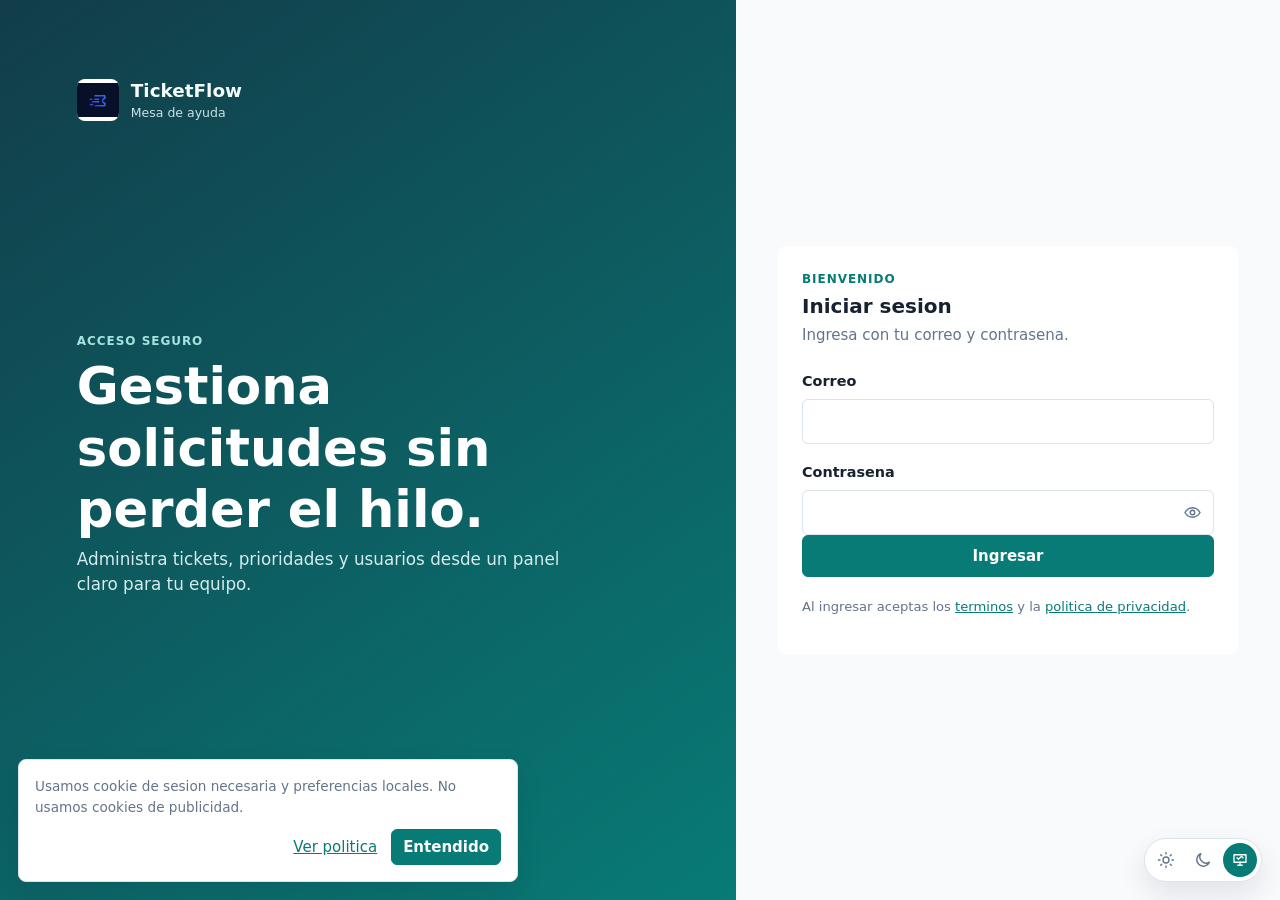
<file: frontend/index.html>
<!DOCTYPE html>
<html lang="es">
<head>
    <meta charset="UTF-8">
    <meta name="viewport" content="width=device-width, initial-scale=1.0">
    <meta http-equiv="refresh" content="0; url=login.html">
    <title>Sistema de Soporte</title>
    <link rel="icon" type="image/png" href="image/favicon_logo.png">
    <link rel="stylesheet" href="css/styles.css">
</head>
<body>
    <main class="center-layout">
        <section class="panel compact">
            <h1>Sistema de Soporte</h1>
            <p class="muted">Redirigiendo al inicio de sesion...</p>
        </section>
    </main>
    <script>
        window.location.replace("login.html");
    </script>
</body>
</html>
</file>
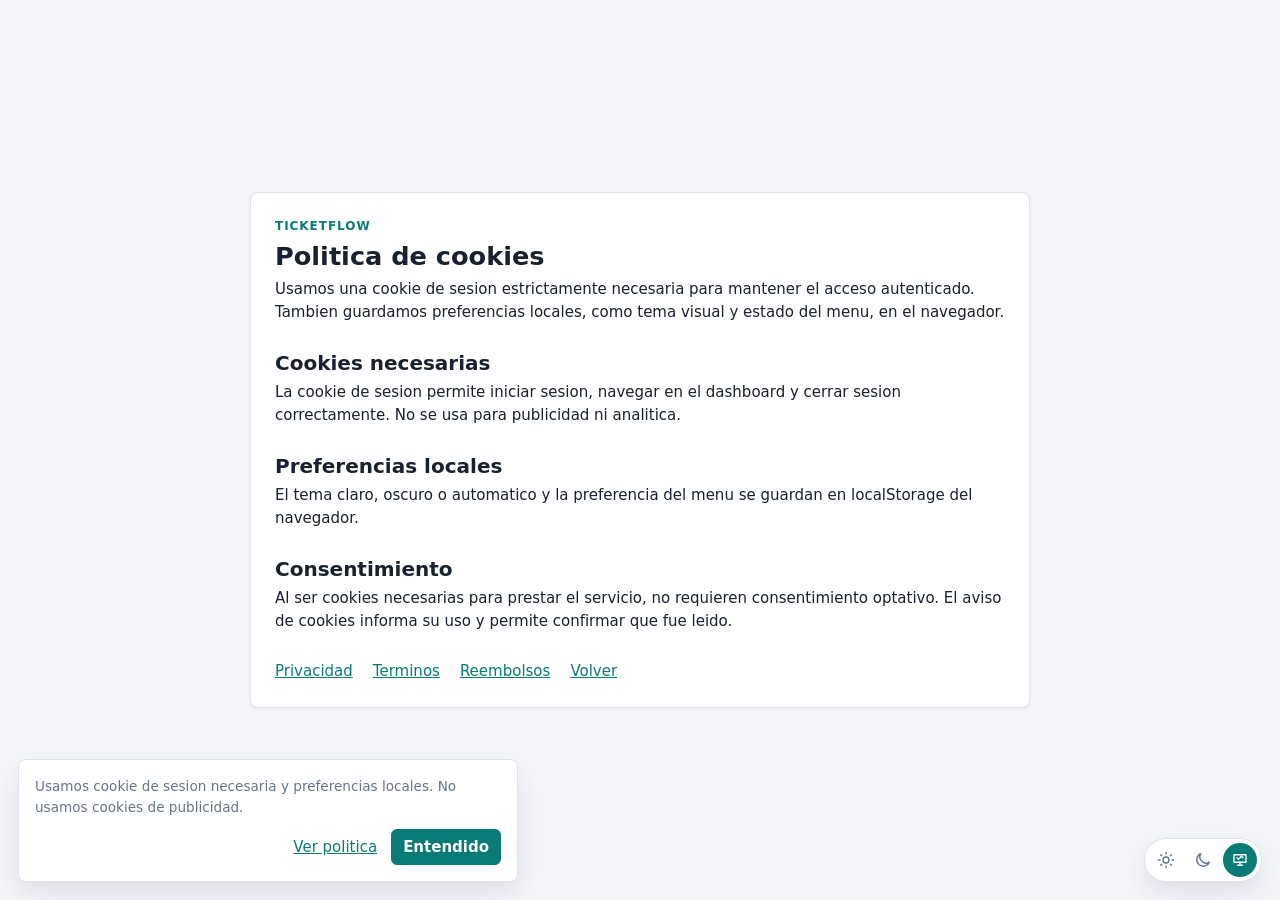
<file: frontend/cookies.html>
<!DOCTYPE html>
<html lang="es">
<head>
    <meta charset="UTF-8">
    <meta name="viewport" content="width=device-width, initial-scale=1.0">
    <title>Politica de cookies</title>
    <link rel="icon" type="image/png" href="image/favicon_logo.png">
    <link rel="stylesheet" href="css/styles.css">
</head>
<body>
    <main class="legal-layout">
        <article class="panel legal-panel">
            <p class="eyebrow">TicketFlow</p>
            <h1>Politica de cookies</h1>
            <p>Usamos una cookie de sesion estrictamente necesaria para mantener el acceso autenticado. Tambien guardamos preferencias locales, como tema visual y estado del menu, en el navegador.</p>
            <h2>Cookies necesarias</h2>
            <p>La cookie de sesion permite iniciar sesion, navegar en el dashboard y cerrar sesion correctamente. No se usa para publicidad ni analitica.</p>
            <h2>Preferencias locales</h2>
            <p>El tema claro, oscuro o automatico y la preferencia del menu se guardan en localStorage del navegador.</p>
            <h2>Consentimiento</h2>
            <p>Al ser cookies necesarias para prestar el servicio, no requieren consentimiento optativo. El aviso de cookies informa su uso y permite confirmar que fue leido.</p>
            <nav class="legal-links" aria-label="Documentos legales">
                <a href="privacidad.html">Privacidad</a>
                <a href="terminos.html">Terminos</a>
                <a href="reembolso.html">Reembolsos</a>
                <a href="login.html">Volver</a>
            </nav>
        </article>
    </main>
    <script src="js/ui.js"></script>
</body>
</html>
</file>
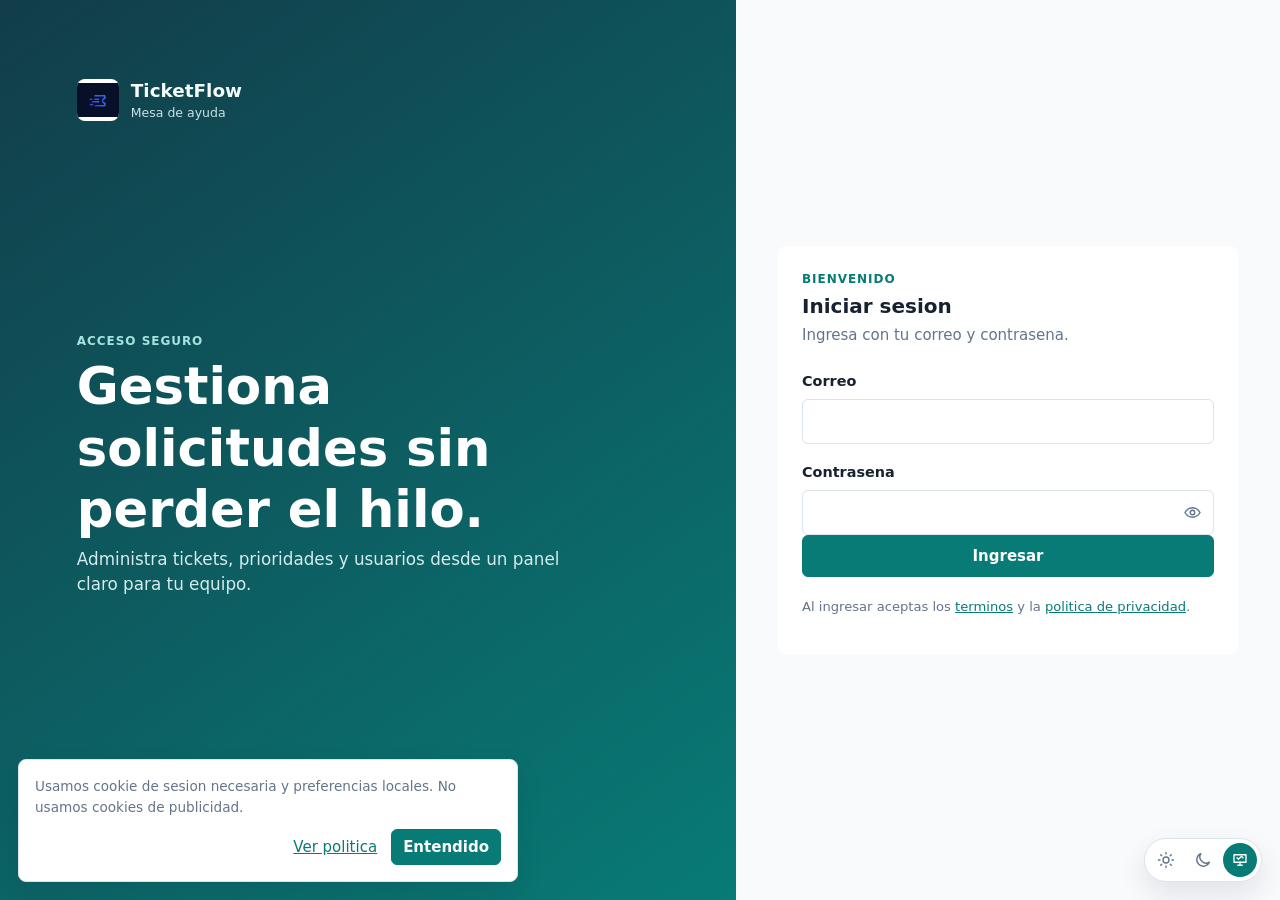
<file: frontend/login.html>
<!DOCTYPE html>
<html lang="es">

<head>
    <meta charset="UTF-8">
    <meta name="viewport" content="width=device-width, initial-scale=1.0">
    <title>Login</title>
    <link rel="icon" type="image/png" href="image/favicon_logo.png">
    <link rel="stylesheet" href="css/styles.css">
</head>

<body class="auth-body">
    <main class="auth-layout">
        <section class="auth-hero" aria-label="Sistema de soporte">
            <div class="auth-brand">
                <img class="brand-logo" src="image/favicon_logo.png" alt="TicketFlow">
                <div>
                    <strong>TicketFlow</strong>
                    <small>Mesa de ayuda</small>
                </div>
            </div>
            <div class="auth-copy">
                <div class="auth-copy-slider" aria-live="polite">
                    <article class="auth-copy-card">
                        <p class="eyebrow">Acceso seguro</p>
                        <h1>Gestiona solicitudes sin perder el hilo.</h1>
                        <p>Administra tickets, prioridades y usuarios desde un panel claro para tu equipo.</p>
                    </article>
                    <article class="auth-copy-card">
                        <p class="eyebrow">Portal de clientes</p>
                        <h1>Reporta tu caso y sigue cada avance.</h1>
                        <p>Crea solicitudes, revisa respuestas y consulta el estado de tus tickets desde un espacio
                            sencillo.</p>
                    </article>
                </div>
            </div>
        </section>

        <section class="panel auth-panel auth-card">
            <p class="eyebrow">Bienvenido</p>
            <h2>Iniciar sesion</h2>
            <p class="muted">Ingresa con tu correo y contrasena.</p>

            <form id="login-form">
                <label for="email">Correo</label>
                <input id="email" name="email" type="email" autocomplete="email" required>

                <label for="password">Contrasena</label>
                <div class="password-field">
                    <input id="password" name="password" type="password" autocomplete="current-password" required>
                    <button class="password-toggle" type="button" data-password-toggle="#password"
                        aria-label="Mostrar contraseña" aria-pressed="false" title="Mostrar contraseña">
                        <svg class="password-icon" viewBox="0 0 24 24" aria-hidden="true">
                            <path d="M2.5 12s3.5-6 9.5-6 9.5 6 9.5 6-3.5 6-9.5 6-9.5-6-9.5-6Z"></path>
                            <circle cx="12" cy="12" r="2.8"></circle>
                        </svg>
                    </button>
                </div>

                <button class="button primary full" type="submit">Ingresar</button>
            </form>
            <p class="legal-note">Al ingresar aceptas los <a href="terminos.html">terminos</a> y la <a href="privacidad.html">politica de privacidad</a>.</p>
        </section>
    </main>

    <script src="js/api.js"></script>
    <script src="js/ui.js"></script>
    <script src="js/auth.js"></script>
</body>

</html>
</file>
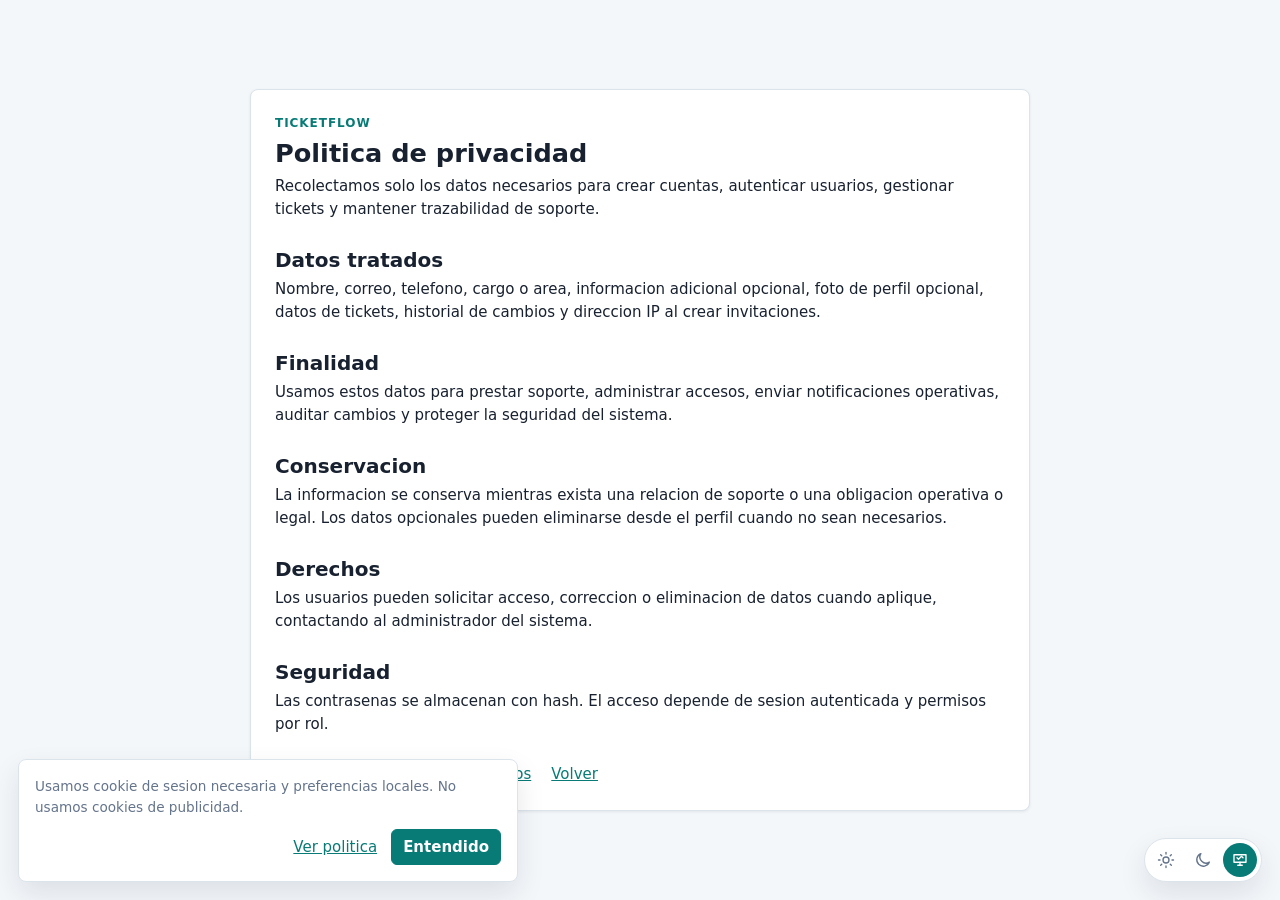
<file: frontend/privacidad.html>
<!DOCTYPE html>
<html lang="es">
<head>
    <meta charset="UTF-8">
    <meta name="viewport" content="width=device-width, initial-scale=1.0">
    <title>Politica de privacidad</title>
    <link rel="icon" type="image/png" href="image/favicon_logo.png">
    <link rel="stylesheet" href="css/styles.css">
</head>
<body>
    <main class="legal-layout">
        <article class="panel legal-panel">
            <p class="eyebrow">TicketFlow</p>
            <h1>Politica de privacidad</h1>
            <p>Recolectamos solo los datos necesarios para crear cuentas, autenticar usuarios, gestionar tickets y mantener trazabilidad de soporte.</p>
            <h2>Datos tratados</h2>
            <p>Nombre, correo, telefono, cargo o area, informacion adicional opcional, foto de perfil opcional, datos de tickets, historial de cambios y direccion IP al crear invitaciones.</p>
            <h2>Finalidad</h2>
            <p>Usamos estos datos para prestar soporte, administrar accesos, enviar notificaciones operativas, auditar cambios y proteger la seguridad del sistema.</p>
            <h2>Conservacion</h2>
            <p>La informacion se conserva mientras exista una relacion de soporte o una obligacion operativa o legal. Los datos opcionales pueden eliminarse desde el perfil cuando no sean necesarios.</p>
            <h2>Derechos</h2>
            <p>Los usuarios pueden solicitar acceso, correccion o eliminacion de datos cuando aplique, contactando al administrador del sistema.</p>
            <h2>Seguridad</h2>
            <p>Las contrasenas se almacenan con hash. El acceso depende de sesion autenticada y permisos por rol.</p>
            <nav class="legal-links" aria-label="Documentos legales">
                <a href="terminos.html">Terminos</a>
                <a href="cookies.html">Cookies</a>
                <a href="reembolso.html">Reembolsos</a>
                <a href="login.html">Volver</a>
            </nav>
        </article>
    </main>
    <script src="js/ui.js"></script>
</body>
</html>
</file>
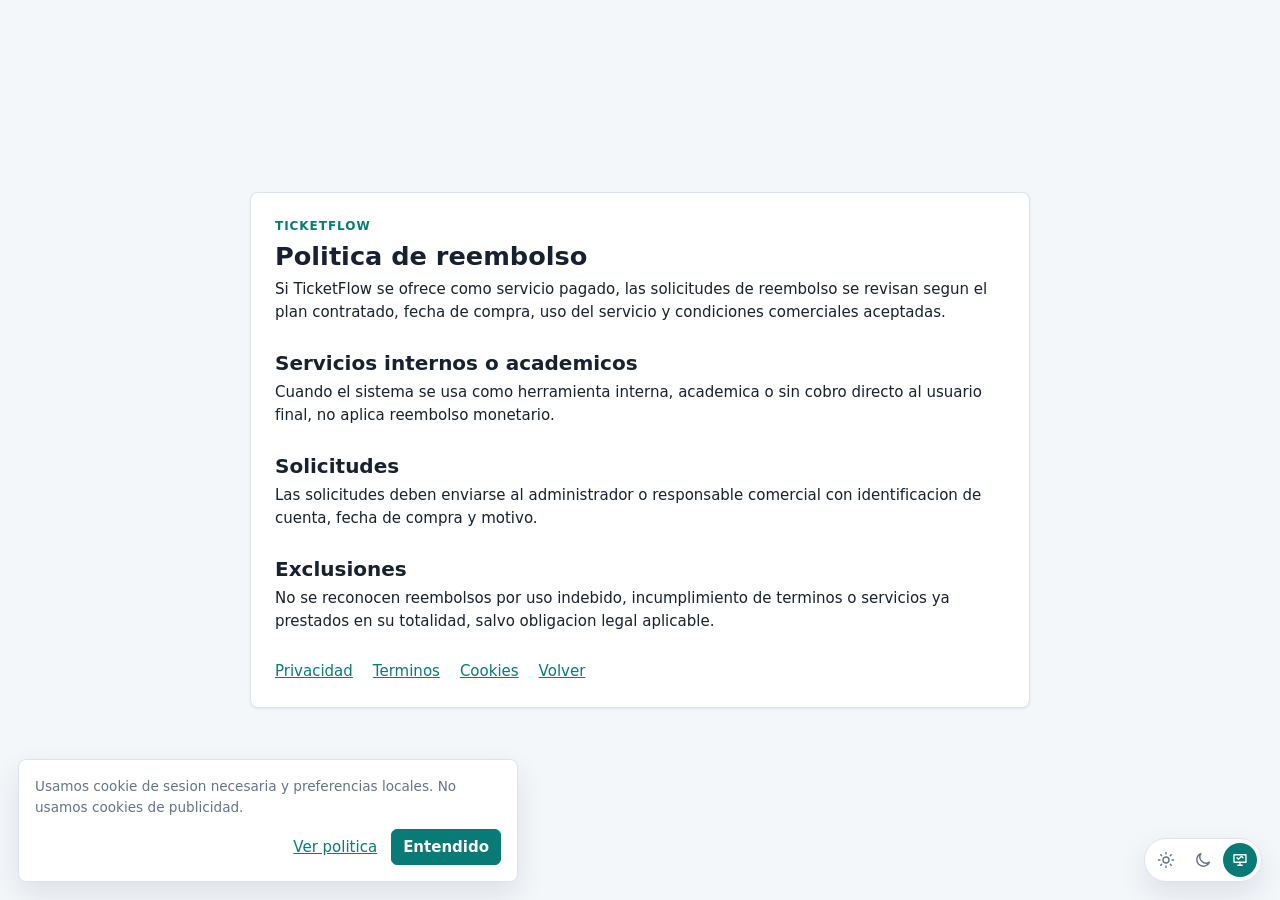
<file: frontend/reembolso.html>
<!DOCTYPE html>
<html lang="es">
<head>
    <meta charset="UTF-8">
    <meta name="viewport" content="width=device-width, initial-scale=1.0">
    <title>Politica de reembolso</title>
    <link rel="icon" type="image/png" href="image/favicon_logo.png">
    <link rel="stylesheet" href="css/styles.css">
</head>
<body>
    <main class="legal-layout">
        <article class="panel legal-panel">
            <p class="eyebrow">TicketFlow</p>
            <h1>Politica de reembolso</h1>
            <p>Si TicketFlow se ofrece como servicio pagado, las solicitudes de reembolso se revisan segun el plan contratado, fecha de compra, uso del servicio y condiciones comerciales aceptadas.</p>
            <h2>Servicios internos o academicos</h2>
            <p>Cuando el sistema se usa como herramienta interna, academica o sin cobro directo al usuario final, no aplica reembolso monetario.</p>
            <h2>Solicitudes</h2>
            <p>Las solicitudes deben enviarse al administrador o responsable comercial con identificacion de cuenta, fecha de compra y motivo.</p>
            <h2>Exclusiones</h2>
            <p>No se reconocen reembolsos por uso indebido, incumplimiento de terminos o servicios ya prestados en su totalidad, salvo obligacion legal aplicable.</p>
            <nav class="legal-links" aria-label="Documentos legales">
                <a href="privacidad.html">Privacidad</a>
                <a href="terminos.html">Terminos</a>
                <a href="cookies.html">Cookies</a>
                <a href="login.html">Volver</a>
            </nav>
        </article>
    </main>
    <script src="js/ui.js"></script>
</body>
</html>
</file>
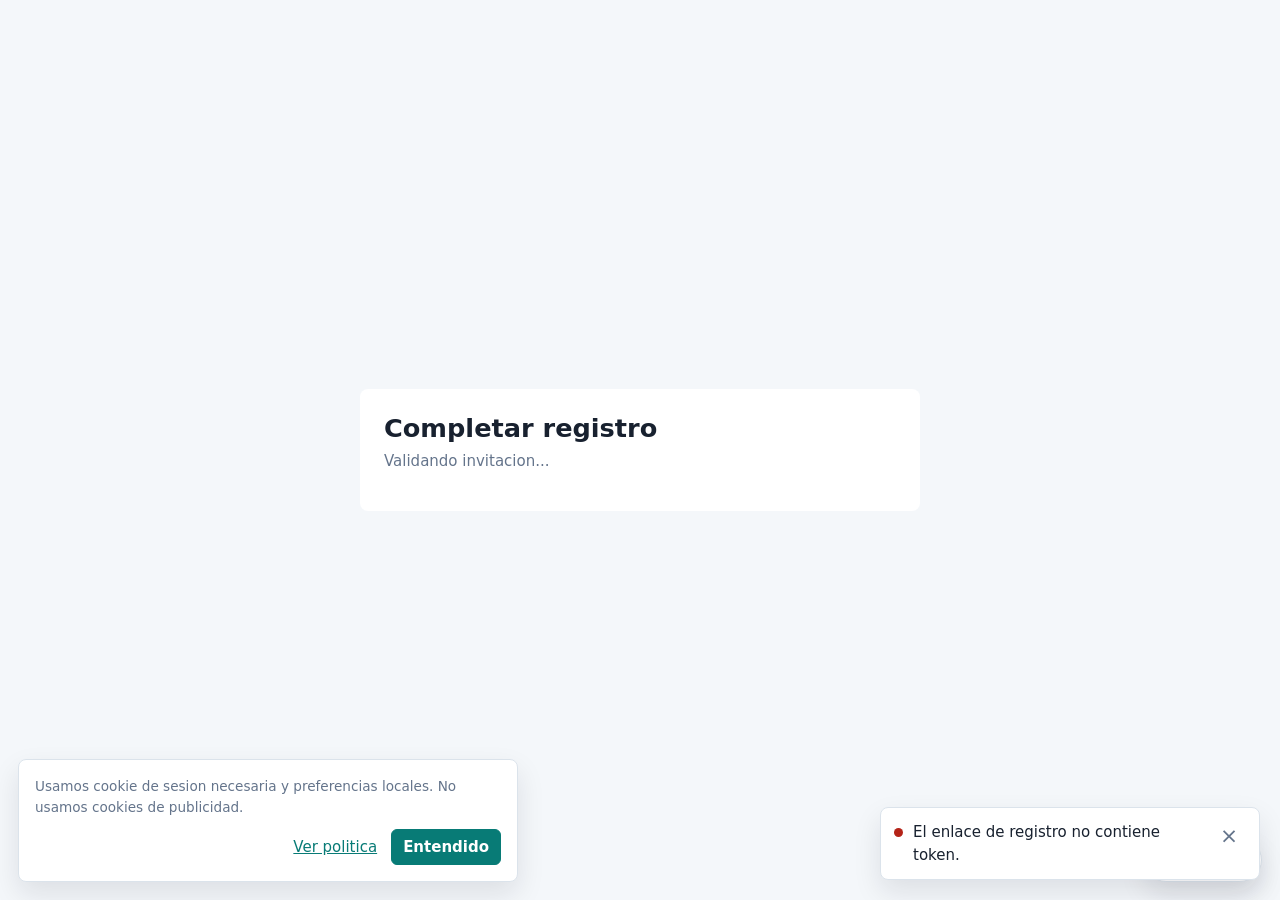
<file: frontend/register.html>
<!DOCTYPE html>
<html lang="es">

<head>
    <meta charset="UTF-8">
    <meta name="viewport" content="width=device-width, initial-scale=1.0">
    <title>Registro</title>
    <link rel="icon" type="image/png" href="image/favicon_logo.png">
    <link rel="stylesheet" href="css/styles.css">
</head>

<body>
    <main class="center-layout">
        <section class="panel auth-panel">
            <h1>Completar registro</h1>
            <p id="register-summary" class="muted">Validando invitacion...</p>

            <form id="register-form" class="hidden">
                <label for="nombre">Nombre</label>
                <input id="nombre" name="nombre" type="text" autocomplete="name" required>

                <label for="telefono">Telefono <span class="optional">(opcional)</span></label>
                <input id="telefono" name="telefono" type="tel" autocomplete="tel" maxlength="30">

                <label for="cargo">Cargo o area <span class="optional">(opcional)</span></label>
                <input id="cargo" name="cargo" type="text" maxlength="100">

                <label for="bio">Informacion adicional <span class="optional">(opcional)</span></label>
                <textarea id="bio" name="bio" rows="3"
                    maxlength="1000" placeholder="Ejemplo: area, sede o datos utiles para soporte"></textarea>

                <label for="password">Contrasena</label>
                <div class="password-field">
                    <input id="password" name="password" type="password" autocomplete="new-password" required>
                    <button class="password-toggle" type="button" data-password-toggle="#password"
                        aria-label="Mostrar contraseña" aria-pressed="false" title="Mostrar contraseña">
                        <svg class="password-icon" viewBox="0 0 24 24" aria-hidden="true">
                            <path d="M2.5 12s3.5-6 9.5-6 9.5 6 9.5 6-3.5 6-9.5 6-9.5-6-9.5-6Z"></path>
                            <circle cx="12" cy="12" r="2.8"></circle>
                        </svg>
                    </button>
                </div>

                <label class="check-row" for="privacy-accepted">
                    <input id="privacy-accepted" name="privacy_accepted" type="checkbox" required>
                    <span>Acepto la <a href="privacidad.html" target="_blank" rel="noopener">politica de privacidad</a>.</span>
                </label>

                <label class="check-row" for="terms-accepted">
                    <input id="terms-accepted" name="terms_accepted" type="checkbox" required>
                    <span>Acepto los <a href="terminos.html" target="_blank" rel="noopener">terminos y condiciones</a>.</span>
                </label>

                <button class="button primary full" type="submit">Crear cuenta</button>
            </form>
        </section>
    </main>

    <script src="js/api.js"></script>
    <script src="js/ui.js"></script>
    <script src="js/register.js"></script>
</body>

</html>
</file>
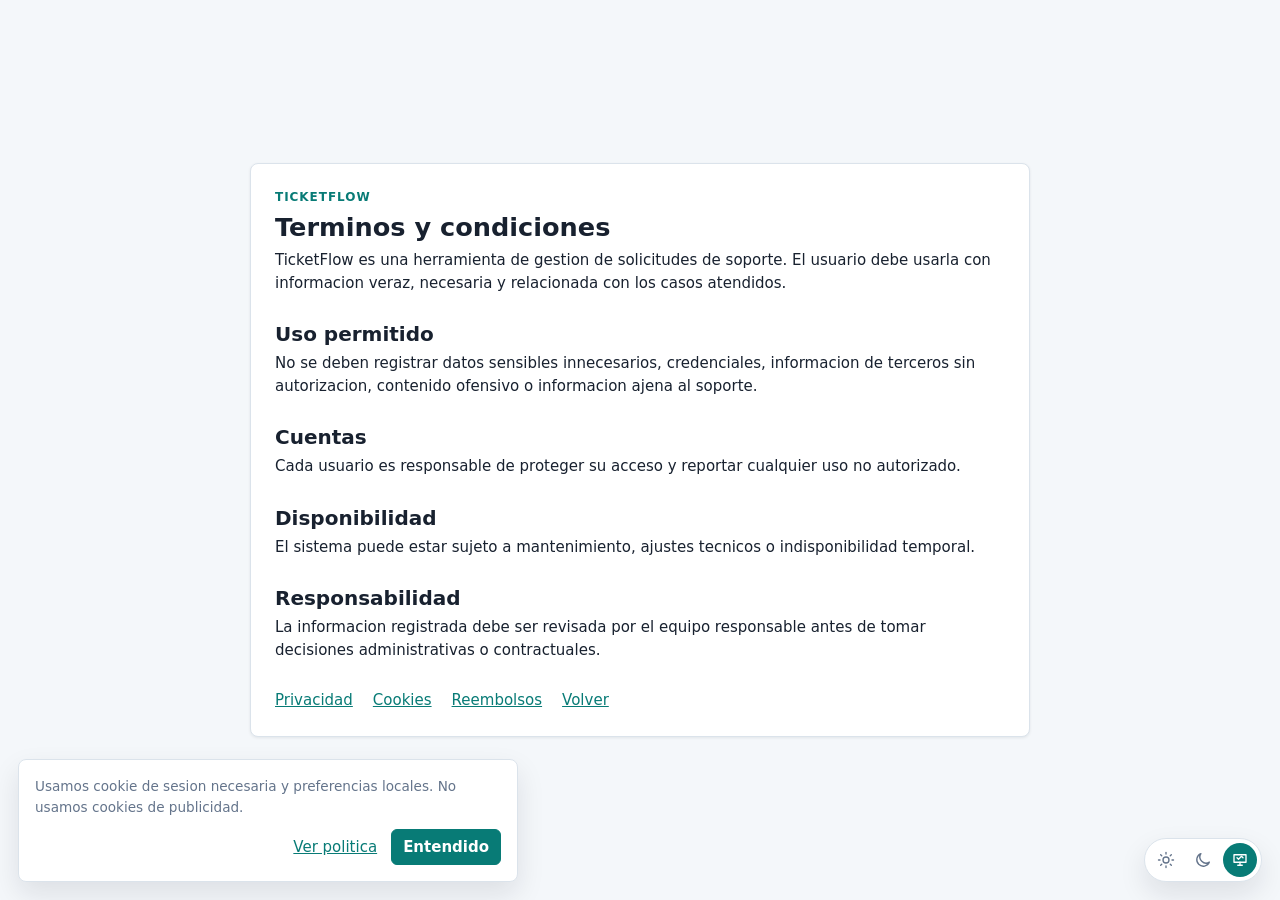
<file: frontend/terminos.html>
<!DOCTYPE html>
<html lang="es">
<head>
    <meta charset="UTF-8">
    <meta name="viewport" content="width=device-width, initial-scale=1.0">
    <title>Terminos y condiciones</title>
    <link rel="icon" type="image/png" href="image/favicon_logo.png">
    <link rel="stylesheet" href="css/styles.css">
</head>
<body>
    <main class="legal-layout">
        <article class="panel legal-panel">
            <p class="eyebrow">TicketFlow</p>
            <h1>Terminos y condiciones</h1>
            <p>TicketFlow es una herramienta de gestion de solicitudes de soporte. El usuario debe usarla con informacion veraz, necesaria y relacionada con los casos atendidos.</p>
            <h2>Uso permitido</h2>
            <p>No se deben registrar datos sensibles innecesarios, credenciales, informacion de terceros sin autorizacion, contenido ofensivo o informacion ajena al soporte.</p>
            <h2>Cuentas</h2>
            <p>Cada usuario es responsable de proteger su acceso y reportar cualquier uso no autorizado.</p>
            <h2>Disponibilidad</h2>
            <p>El sistema puede estar sujeto a mantenimiento, ajustes tecnicos o indisponibilidad temporal.</p>
            <h2>Responsabilidad</h2>
            <p>La informacion registrada debe ser revisada por el equipo responsable antes de tomar decisiones administrativas o contractuales.</p>
            <nav class="legal-links" aria-label="Documentos legales">
                <a href="privacidad.html">Privacidad</a>
                <a href="cookies.html">Cookies</a>
                <a href="reembolso.html">Reembolsos</a>
                <a href="login.html">Volver</a>
            </nav>
        </article>
    </main>
    <script src="js/ui.js"></script>
</body>
</html>
</file>
<file: frontend/css/styles.css>
:root{--bg:#f4f7fa;--surface:#fff;--soft:#f8fafc;--text:#18212f;--muted:#64748b;--line:#dbe3eb;--primary:#087b76;--primary-strong:#05635f;--primary-soft:#e6f5f3;--danger:#b42318;--danger-soft:#fef0ef;--warning:#9a6700;--warning-soft:#fff7e0;--success:#167344;--success-soft:#eaf7ef;--info:#176b9c;--info-soft:#eaf4fa;--sidebar:#123d4a;--sidebar-hover:#1c5260;--sidebar-text:#edf7f8;--focus:#0b7b76;--shadow:0 1px 3px rgba(15,23,42,.08);--shadow-md:0 12px 28px rgba(15,23,42,.1);--radius:8px;--motion:160ms ease}
:root[data-theme=dark]{--bg:#10171d;--surface:#17232c;--soft:#1e2d37;--text:#edf4f5;--muted:#aebec5;--line:#354650;--primary:#55d3ca;--primary-strong:#83e5de;--primary-soft:#163d3d;--danger:#ffaaa3;--danger-soft:#442527;--warning:#ffd16a;--warning-soft:#423719;--success:#83dfa9;--success-soft:#193c2b;--info:#86cef5;--info-soft:#183749;--sidebar:#0b3039;--sidebar-hover:#174953;--focus:#78e5de;--shadow:0 1px 3px rgba(0,0,0,.28);--shadow-md:0 12px 28px rgba(0,0,0,.28)}
@media(prefers-color-scheme:dark){:root[data-theme=system]{--bg:#10171d;--surface:#17232c;--soft:#1e2d37;--text:#edf4f5;--muted:#aebec5;--line:#354650;--primary:#55d3ca;--primary-strong:#83e5de;--primary-soft:#163d3d;--danger:#ffaaa3;--danger-soft:#442527;--warning:#ffd16a;--warning-soft:#423719;--success:#83dfa9;--success-soft:#193c2b;--info:#86cef5;--info-soft:#183749;--sidebar:#0b3039;--sidebar-hover:#174953;--focus:#78e5de;--shadow:0 1px 3px rgba(0,0,0,.28);--shadow-md:0 12px 28px rgba(0,0,0,.28)}}
*{box-sizing:border-box}html,body{min-width:320px}html{background:var(--bg)}body{margin:0;color:var(--text);background:var(--bg);font-family:Inter,ui-sans-serif,system-ui,-apple-system,"Segoe UI",sans-serif;font-size:15px;line-height:1.5}button,input,select,textarea{font:inherit}button,select,input,textarea{min-height:42px}button{cursor:pointer}button:disabled{cursor:not-allowed;opacity:.55}img{max-width:100%}a{color:var(--primary)}a:hover{color:var(--primary-strong)}h1,h2,h3,p{margin-top:0}h1,h2,h3{color:var(--text);line-height:1.2}h1{margin-bottom:6px;font-size:clamp(1.55rem,2vw,2rem)}h2{margin-bottom:6px;font-size:1.25rem}h3{margin-bottom:6px;font-size:1rem}small{color:var(--muted)}:focus-visible{outline:3px solid color-mix(in srgb,var(--focus) 45%,transparent);outline-offset:2px}.hidden{display:none!important}.sr-only{position:absolute;width:1px;height:1px;padding:0;margin:-1px;overflow:hidden;clip:rect(0,0,0,0);white-space:nowrap;border:0}.muted{color:var(--muted)}.eyebrow{margin-bottom:6px;color:var(--primary);font-size:.75rem;font-weight:750;letter-spacing:.08em;text-transform:uppercase}.optional{color:var(--muted);font-size:.85em;font-weight:400}
.panel{min-width:0;padding:24px;border:1px solid var(--line);border-radius:var(--radius);background:var(--surface);box-shadow:var(--shadow)}.center-layout,.legal-layout{display:grid;min-height:100dvh;padding:24px;place-items:center}.center-layout .panel{width:min(100%,560px)}.legal-panel{width:min(100%,780px)}.legal-panel h2{margin-top:28px}.legal-links{display:flex;flex-wrap:wrap;gap:12px 20px;margin-top:28px}label{display:block;margin:18px 0 7px;color:var(--text);font-size:.9rem;font-weight:650}input,select,textarea{width:100%;border:1px solid var(--line);border-radius:6px;color:var(--text);background:var(--surface);padding:10px 12px;transition:border-color var(--motion),box-shadow var(--motion)}textarea{min-height:108px;resize:vertical}input::placeholder,textarea::placeholder{color:color-mix(in srgb,var(--muted) 80%,transparent)}input:focus,select:focus,textarea:focus{border-color:var(--focus);box-shadow:0 0 0 3px color-mix(in srgb,var(--focus) 18%,transparent);outline:0}input:disabled,select:disabled,textarea:disabled{background:var(--soft);color:var(--muted)}.check-row{display:flex;gap:10px;align-items:flex-start;margin:18px 0;font-weight:400}.check-row input{width:18px;min-height:18px;height:18px;margin-top:2px;accent-color:var(--primary)}
.button{display:inline-flex;min-height:42px;align-items:center;justify-content:center;gap:8px;border:1px solid transparent;border-radius:6px;padding:9px 14px;font-weight:700;line-height:1.2;transition:background var(--motion),color var(--motion),border-color var(--motion),transform var(--motion)}.button:hover:not(:disabled){transform:translateY(-1px)}.button.primary{color:#fff;background:var(--primary);border-color:var(--primary)}.button.primary:hover:not(:disabled){background:var(--primary-strong);border-color:var(--primary-strong)}.button.secondary{color:var(--text);background:var(--surface);border-color:var(--line)}.button.secondary:hover:not(:disabled){background:var(--soft);border-color:var(--muted)}.button.danger{color:#fff;background:var(--danger);border-color:var(--danger)}.button.full{width:100%}.actions,.toolbar-actions,.header-actions,.section-title,.dialog-actions{display:flex;gap:12px;align-items:center}.actions{margin-top:22px;flex-wrap:wrap}
.auth-body{min-height:100dvh;background:var(--soft)}.auth-layout{display:grid;min-height:100dvh;grid-template-columns:minmax(0,1.15fr) minmax(380px,.85fr)}.auth-hero{display:flex;min-height:100%;flex-direction:column;justify-content:space-between;padding:clamp(32px,6vw,88px);color:#f5fbfb;background:linear-gradient(145deg,#123d4a,#087b76)}.auth-brand{display:flex;gap:12px;align-items:center}.brand-logo{width:42px;height:42px;object-fit:contain;border-radius:8px;background:#fff}.auth-brand strong,.auth-brand small{display:block}.auth-brand strong{font-size:1.15rem}.auth-brand small{color:#cbe3e5}.auth-copy{max-width:580px;margin-block:auto;padding-block:72px}.auth-copy-slider{display:grid;gap:28px}.auth-copy-card:nth-child(2){display:none}.auth-copy-card h1{max-width:13ch;color:#fff;font-size:clamp(2rem,4vw,3.75rem)}.auth-copy-card p:last-child{max-width:48ch;color:#d5ebed;font-size:1.05rem}.auth-hero .eyebrow{color:#a5e3df}.auth-panel{width:min(100%,460px);margin:auto;border:0;box-shadow:none}.auth-panel form{margin-top:24px}.password-field{position:relative}.password-field input{padding-right:48px}.password-toggle{position:absolute;top:50%;right:5px;display:grid;width:34px;height:34px;min-height:34px;place-items:center;border:0;border-radius:5px;color:var(--muted);background:transparent;transform:translateY(-50%)}.password-toggle:hover{color:var(--text);background:var(--soft)}.password-icon{width:19px;height:19px;fill:none;stroke:currentColor;stroke-width:1.8}.legal-note{margin-top:20px;color:var(--muted);font-size:.82rem}
.app-body{display:grid;min-height:100dvh;grid-template-columns:260px minmax(0,1fr)}.sidebar{position:sticky;top:0;display:flex;height:100dvh;flex-direction:column;padding:18px 14px;color:var(--sidebar-text);background:var(--sidebar)}.brand-block{display:flex;gap:10px;align-items:center;padding:6px 6px 22px}.brand-copy{min-width:0;flex:1}.brand-copy strong,.brand-copy small{display:block}.brand-copy small{color:#c5dde0;font-size:.78rem}.sidebar-toggle{display:grid;width:32px;min-height:32px;place-items:center;border:1px solid rgba(255,255,255,.24);border-radius:5px;color:var(--sidebar-text);background:transparent}.sidebar-toggle:hover{background:var(--sidebar-hover)}.sidebar-nav{display:grid;gap:4px}.nav-item{display:flex;min-height:44px;align-items:center;gap:12px;width:100%;border:0;border-radius:6px;padding:10px 12px;color:#d7e8ea;background:transparent;font-weight:650;text-align:left}.nav-item:hover{background:var(--sidebar-hover);color:#fff}.nav-item.active{color:#fff;background:#087b76}.nav-icon{display:grid;width:22px;height:22px;flex:0 0 22px;place-items:center;border-radius:5px;background:rgba(255,255,255,.14);font-size:.72rem;font-weight:800}.sidebar-footer{display:grid;gap:14px;margin-top:auto;padding:16px 6px 0;border-top:1px solid rgba(255,255,255,.15)}.realtime-status{display:flex;gap:8px;align-items:center;color:#d4e5e7;font-size:.76rem}.realtime-status::before{width:8px;height:8px;border-radius:99px;background:#f1b84b;content:""}.realtime-status.online::before{background:#55dc9d}.sidebar .button.secondary{color:#fff;border-color:rgba(255,255,255,.25);background:transparent}.sidebar .button.secondary:hover{background:var(--sidebar-hover)}.workspace{min-width:0;padding:clamp(20px,3vw,40px)}.workspace-header{display:flex;gap:24px;align-items:flex-start;justify-content:space-between;margin-bottom:28px}.workspace-header .muted{margin-bottom:0}.header-actions{flex-wrap:wrap;justify-content:flex-end}.session-chip{display:flex;min-height:42px;gap:9px;align-items:center;padding:5px 10px 5px 5px;border:1px solid var(--line);border-radius:99px;background:var(--surface)}.session-chip strong,.session-chip small{display:block;max-width:18ch;overflow:hidden;text-overflow:ellipsis;white-space:nowrap;font-size:.78rem}.session-photo,.session-avatar,.profile-photo-frame,.profile-avatar{width:32px;height:32px;border-radius:50%}.session-photo,.profile-photo{object-fit:cover}.session-avatar,.profile-avatar,.mini-avatar{display:grid;place-items:center;color:#fff;background:var(--primary);font-size:.8rem;font-weight:800}.module-view{display:none}.module-view.active{display:block;animation:view-in 180ms ease-out}@keyframes view-in{from{opacity:0;transform:translateY(4px)}to{opacity:1;transform:translateY(0)}}
.stats-row{display:grid;grid-template-columns:repeat(4,minmax(0,1fr));gap:14px;margin-bottom:20px}.stat{position:relative;min-height:108px;padding:18px;border:1px solid var(--line);border-radius:var(--radius);background:var(--surface);box-shadow:var(--shadow)}.stat::before{position:absolute;top:18px;left:0;width:3px;height:32px;border-radius:0 3px 3px 0;background:var(--primary);content:""}.stat:nth-child(2)::before{background:var(--warning)}.stat:nth-child(3)::before{background:var(--info)}.stat:nth-child(4)::before{background:var(--danger)}.stat strong{display:block;font-size:1.8rem;line-height:1.1}.stat span{display:block;margin-top:8px;color:var(--muted);font-size:.86rem}.table-panel{padding:0;overflow:hidden}.section-title{justify-content:space-between;padding:22px 24px;border-bottom:1px solid var(--line)}.section-title p{margin-bottom:0}.support-search,.report-search{width:min(100%,350px)}.support-search input,.report-search input{background:var(--soft)}.table-wrap{width:100%;overflow-x:auto}table{width:100%;border-collapse:collapse;text-align:left}th{padding:12px 16px;color:var(--muted);background:var(--soft);font-size:.72rem;font-weight:750;letter-spacing:.05em;text-transform:uppercase;white-space:nowrap}td{padding:15px 16px;border-top:1px solid var(--line);vertical-align:middle}tbody tr{transition:background var(--motion)}tbody tr:hover{background:var(--soft)}.row-actions{display:flex;flex-wrap:wrap;gap:8px}.row-actions .button{min-height:34px;padding:7px 10px;font-size:.8rem}.locked-note{color:var(--muted);font-size:.78rem;font-weight:700}.badge{display:inline-flex;min-height:26px;align-items:center;gap:5px;border-radius:99px;padding:4px 9px;font-size:.76rem;font-weight:750;line-height:1.1;white-space:nowrap}.badge::before{width:6px;height:6px;border-radius:50%;background:currentColor;content:""}.badge.pendiente{color:var(--warning);background:var(--warning-soft)}.badge.proceso{color:var(--info);background:var(--info-soft)}.badge.resuelto,.badge.priority-baja{color:var(--success);background:var(--success-soft)}.badge.priority-media{color:var(--info);background:var(--info-soft)}.badge.priority-alta{color:var(--warning);background:var(--warning-soft)}.badge.priority-critica{color:var(--danger);background:var(--danger-soft)}.clip-text{display:block;max-width:26ch;overflow:hidden;text-overflow:ellipsis;white-space:nowrap}
.split-layout{display:grid;grid-template-columns:minmax(0,1.4fr) minmax(260px,.6fr);gap:20px}.create-hero{margin-bottom:20px}.module-note-grid{display:grid;grid-template-columns:repeat(3,minmax(0,1fr));gap:8px;margin-bottom:20px}.module-note-grid span{display:flex;gap:7px;align-items:center;padding:8px;border-radius:6px;color:var(--muted);background:var(--soft);font-size:.76rem}.module-note-grid strong{display:grid;width:20px;height:20px;flex:0 0 20px;place-items:center;border-radius:50%;color:#fff;background:var(--primary);font-size:.7rem}.activity-card{align-self:start}.case-tip{margin-bottom:20px;padding:14px;border-radius:6px;background:var(--primary-soft)}.case-tip p{margin:4px 0 0}.activity-list{display:grid;gap:0;margin:0;padding:0;list-style:none}.activity-list li{display:flex;gap:12px;justify-content:space-between;padding:12px 0;border-bottom:1px solid var(--line)}.activity-list li:last-child{border-bottom:0}.activity-list small{flex:0 0 auto}.reports-summary{display:flex;flex-wrap:wrap;gap:8px;padding:14px 24px;border-bottom:1px solid var(--line);background:var(--soft)}.reports-summary span{padding:4px 8px;border-radius:4px;color:var(--muted);background:var(--surface);font-size:.82rem}.report-control{display:grid;gap:7px;min-width:130px}.report-control select{min-height:34px;padding:5px 8px;font-size:.8rem}.toolbar-actions{flex-wrap:wrap;justify-content:flex-end}.users-layout{display:grid;grid-template-columns:minmax(270px,.55fr) minmax(0,1.45fr);gap:20px}.invite-link{overflow-wrap:anywhere;font-size:.82rem}.user-cell{display:flex;gap:10px;align-items:center}.user-cell strong,.user-cell span{display:block}.mini-photo,.mini-avatar{width:34px;height:34px;flex:0 0 34px;border-radius:50%;object-fit:cover}.user-note{display:inline-block;margin-left:8px;font-size:.78rem}.profile-shell{padding:0;overflow:hidden}.profile-form{display:grid;grid-template-columns:minmax(230px,.55fr) minmax(0,1.45fr)}.profile-card{padding:28px;background:var(--soft)}.profile-hero-card{display:flex;flex-direction:column;align-items:flex-start;justify-content:center}.profile-photo-picker{display:inline-grid;gap:8px;margin:0 0 20px;cursor:pointer;text-align:center}.profile-photo-frame{display:grid;width:84px;height:84px;overflow:hidden;place-items:center;border:3px solid var(--surface);box-shadow:var(--shadow)}.profile-photo{width:100%;height:100%;object-fit:cover}.profile-avatar{width:100%;height:100%;font-size:1.5rem}.profile-edit-card{padding:28px}.profile-fields{display:grid;grid-template-columns:repeat(2,minmax(0,1fr));column-gap:16px}.profile-fields label[for=profile-bio],.profile-fields textarea{grid-column:1/-1}
.toast-stack{position:fixed;right:20px;bottom:20px;z-index:1000;display:grid;width:min(380px,calc(100vw - 32px));gap:10px}.toast{display:grid;grid-template-columns:9px minmax(0,1fr) 32px;gap:10px;align-items:start;padding:13px;border:1px solid var(--line);border-radius:var(--radius);color:var(--text);background:var(--surface);box-shadow:var(--shadow-md)}.toast p{margin:0}.toast-dot{width:9px;height:9px;margin-top:7px;border-radius:50%;background:var(--info)}.toast-success .toast-dot{background:var(--success)}.toast-error .toast-dot{background:var(--danger)}.toast-warning .toast-dot{background:var(--warning)}.toast button{display:grid;width:30px;min-height:30px;place-items:center;border:0;border-radius:4px;color:var(--muted);background:transparent;font-size:1.35rem;line-height:1}.toast-leaving,.dialog-leaving{opacity:0;transition:opacity 160ms ease}.dialog-overlay{position:fixed;inset:0;z-index:1100;display:grid;overflow-y:auto;padding:20px;place-items:center;background:rgba(10,20,28,.62)}.dialog{width:min(100%,460px);max-height:calc(100dvh - 40px);overflow:auto;padding:24px;border-radius:var(--radius);background:var(--surface);box-shadow:var(--shadow-md)}.dialog-wide{width:min(100%,600px)}.dialog p{color:var(--muted)}.dialog-error{margin:8px 0 0;color:var(--danger)!important;font-size:.85rem}.dialog-actions{justify-content:flex-end;margin-top:20px}.theme-control{position:fixed;right:18px;bottom:18px;z-index:900;display:grid;grid-template-columns:repeat(3,34px);gap:3px;padding:4px;border:1px solid var(--line);border-radius:99px;background:var(--surface);box-shadow:var(--shadow-md)}.theme-control button{display:grid;width:34px;min-height:34px;place-items:center;border:0;border-radius:50%;color:var(--muted);background:transparent}.theme-control button.active{color:#fff;background:var(--primary)}.theme-control svg{width:18px;height:18px;fill:none;stroke:currentColor;stroke-linecap:round;stroke-linejoin:round;stroke-width:1.8}.cookie-notice{position:fixed;bottom:18px;left:18px;z-index:900;width:min(500px,calc(100vw - 150px));padding:16px;border:1px solid var(--line);border-radius:var(--radius);background:var(--surface);box-shadow:var(--shadow-md)}.cookie-notice p{margin:0 0 12px;color:var(--muted);font-size:.85rem}.cookie-notice div{display:flex;gap:14px;align-items:center;justify-content:flex-end}.cookie-notice .button{min-height:36px;padding:7px 11px}.mobile-menu-button,.mobile-menu-overlay{display:none}
@media(min-width:1101px){.app-body.sidebar-collapsed{grid-template-columns:76px minmax(0,1fr)}.app-body.sidebar-collapsed .sidebar{padding-inline:14px}.app-body.sidebar-collapsed .brand-copy,.app-body.sidebar-collapsed .nav-label,.app-body.sidebar-collapsed .realtime-status{display:none}.app-body.sidebar-collapsed .brand-block{justify-content:center;padding-inline:0}.app-body.sidebar-collapsed .brand-logo{width:32px;height:32px}.app-body.sidebar-collapsed .sidebar-toggle{position:absolute;top:23px;right:-14px;width:28px;color:var(--text);background:var(--surface);border-color:var(--line);box-shadow:var(--shadow)}.app-body.sidebar-collapsed .nav-item{justify-content:center;padding-inline:0}.app-body.sidebar-collapsed .sidebar-footer{padding-inline:0}.app-body.sidebar-collapsed .sidebar .button.secondary{padding-inline:0}.app-body.sidebar-collapsed .sidebar .button .nav-icon{margin:0 auto}}
@media(max-width:1100px){.app-body{display:block}.sidebar{position:fixed;z-index:1000;width:min(310px,86vw);height:100dvh;transform:translateX(-105%);transition:transform var(--motion);box-shadow:none}.app-body.mobile-menu-open .sidebar{transform:translateX(0);box-shadow:var(--shadow-md)}.mobile-menu-button{position:fixed;top:14px;left:14px;z-index:900;display:grid;width:44px;min-height:44px;place-items:center;border:1px solid var(--line);border-radius:6px;color:var(--text);background:var(--surface);box-shadow:var(--shadow)}.hamburger-icon{display:grid;gap:4px}.hamburger-icon span{display:block;width:18px;height:2px;border-radius:3px;background:currentColor}.mobile-menu-overlay{position:fixed;inset:0;z-index:950;background:rgba(10,20,28,.5);border:0}.app-body.mobile-menu-open .mobile-menu-overlay{display:block}.sidebar-toggle{display:none}.workspace{padding-top:78px}.workspace-header{padding-left:52px}.app-body.sidebar-collapsed .sidebar{transform:translateX(-105%)}}
@media(max-width:860px){.stats-row{grid-template-columns:repeat(2,minmax(0,1fr))}.split-layout,.users-layout{grid-template-columns:1fr}.activity-card{display:none}.profile-form{grid-template-columns:1fr}.profile-hero-card{flex-direction:row;gap:18px;align-items:center}.profile-photo-picker{margin:0}.section-title{flex-wrap:wrap}.support-search,.report-search{width:100%}.toolbar-actions{width:100%;justify-content:stretch}.toolbar-actions>*{flex:1 1 150px}.toolbar-actions .report-search{flex-basis:100%}.module-note-grid{grid-template-columns:1fr}}
@media(max-width:640px){body{font-size:14px}.workspace{padding:70px 14px 24px}.workspace-header{gap:14px;flex-direction:column;padding-left:52px;margin-bottom:20px}.header-actions{width:100%;justify-content:space-between}.header-actions .button{flex:1}.session-chip{max-width:calc(100% - 120px)}.stats-row{gap:10px}.stat{min-height:90px;padding:14px}.stat strong{font-size:1.45rem}.panel{padding:18px}.table-panel{padding:0}.section-title{padding:18px}.table-wrap{overflow:visible}table,thead,tbody,th,td,tr{display:block}thead{position:absolute;width:1px;height:1px;overflow:hidden;clip:rect(0,0,0,0)}table{min-width:0}tbody{display:grid;gap:10px;padding:10px}tbody tr{border:1px solid var(--line);border-radius:6px;background:var(--surface);box-shadow:var(--shadow)}tbody tr:hover{background:var(--surface)}td{display:grid;grid-template-columns:minmax(105px,.42fr) minmax(0,1fr);gap:10px;min-height:38px;padding:9px 12px;border:0;text-align:right}td::before{color:var(--muted);content:attr(data-label);font-size:.74rem;font-weight:750;letter-spacing:.04em;text-align:left;text-transform:uppercase}td[colspan]{display:block;text-align:center}td[colspan]::before{display:none}.row-actions,.report-control{justify-content:flex-end}.clip-text{max-width:none;white-space:normal}.reports-summary{padding:12px 18px}.profile-edit-card,.profile-card{padding:20px}.profile-fields{grid-template-columns:1fr}.profile-fields label,.profile-fields textarea{grid-column:auto}.dialog-overlay{padding:12px}.dialog{max-height:calc(100dvh - 24px);padding:20px}.dialog-actions{flex-direction:column-reverse}.dialog-actions .button{width:100%}.cookie-notice{right:12px;bottom:70px;left:12px;width:auto}.theme-control{right:12px;bottom:12px}.auth-layout{grid-template-columns:1fr}.auth-hero{min-height:auto;padding:28px 24px}.auth-copy{padding:48px 0 8px}.auth-copy-card h1{font-size:2rem}.auth-panel{padding:28px 24px}.center-layout,.legal-layout{padding:16px}}
@media(max-width:390px){.header-actions{align-items:stretch}.header-actions .button{padding-inline:10px}.session-chip strong,.session-chip small{max-width:11ch}.button{padding-inline:12px}td{grid-template-columns:96px minmax(0,1fr)}.profile-hero-card{align-items:flex-start;flex-direction:column}.cookie-notice div{align-items:stretch;flex-direction:column}.cookie-notice .button{width:100%}}@media(prefers-reduced-motion:reduce){*,*::before,*::after{scroll-behavior:auto!important;transition-duration:.01ms!important;animation-duration:.01ms!important;animation-iteration-count:1!important}}
</file>
